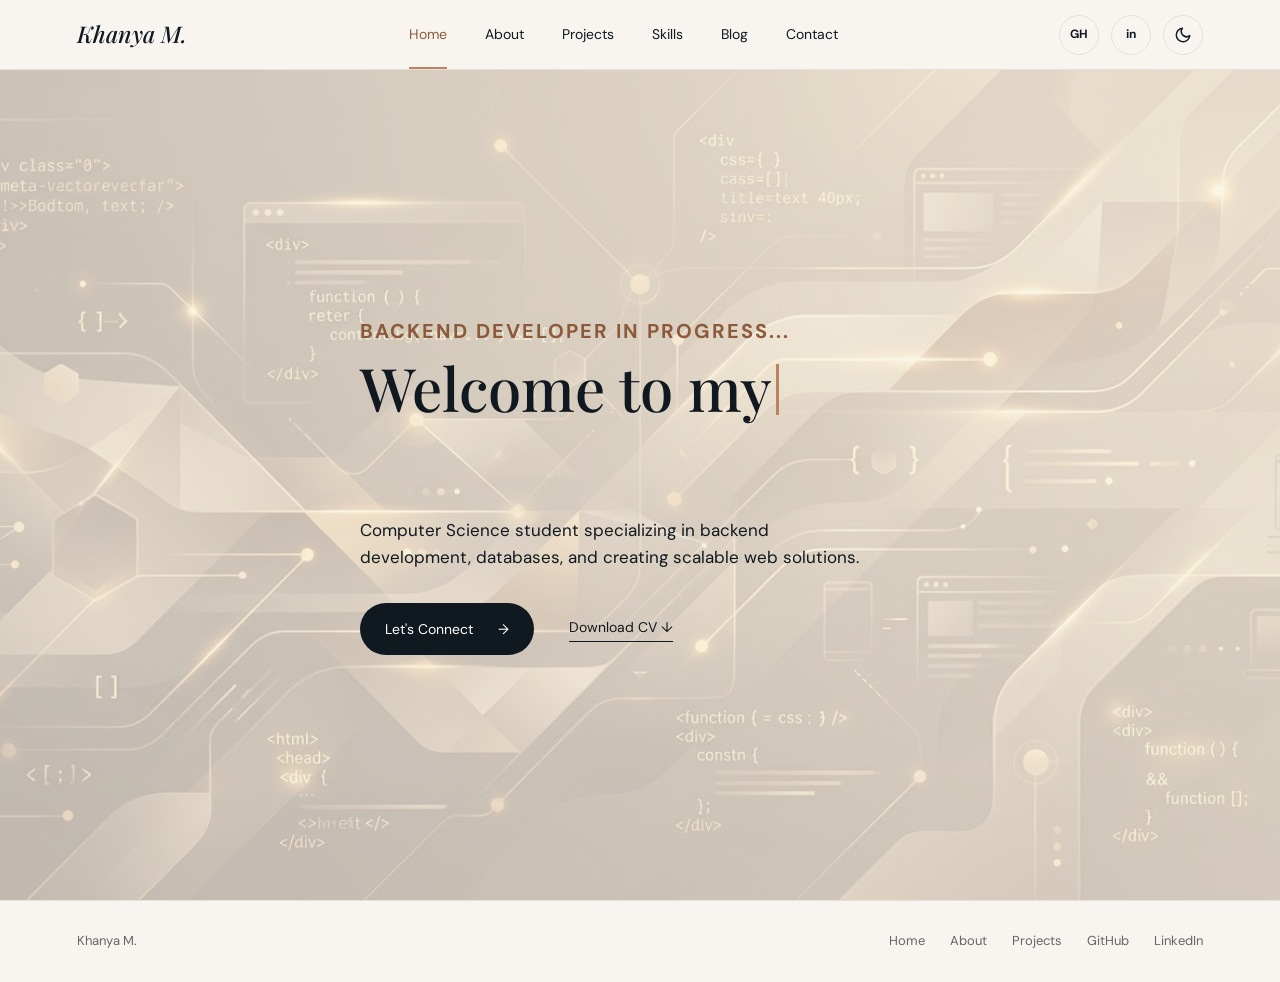
<file: index.html>
<!DOCTYPE html>
<html lang="en">
<head>
    <meta charset="UTF-8">
    <meta name="viewport" content="width=device-width, initial-scale=1.0">
    <title>Home | Khanya M.</title>

    <!-- applies the saved theme before the page paints (no defer) -->
    <script src="theme-init.js"></script>

    <link rel="preconnect" href="https://fonts.googleapis.com">
    <link rel="preconnect" href="https://fonts.gstatic.com" crossorigin>
    <link href="https://fonts.googleapis.com/css2?family=DM+Sans:wght@400;500;600;700&family=Playfair+Display:wght@400;500;600&display=swap" rel="stylesheet">
    <link rel="stylesheet" href="style.css">
    <script src="script.js" defer></script>
</head>

<body>
    <a class="skip-link" href="#main">Skip to content</a>

    <header class="navbar">
        <a href="malikah.html" class="logo">Khanya M.</a>

        <nav class="nav-links" id="navLinks" aria-label="Main">
            <a href="index.html" aria-current="page">Home</a>
            <a href="about.html">About</a>
            <a href="projects.html">Projects</a>
            <a href="skills.html">Skills</a>
            <a href="blog.html">Blog</a>
            <a href="contact.html">Contact</a>
        </nav>

        <div class="nav-actions">
            <a class="icon-btn social" href="https://github.com/Malikahkm" target="_blank" rel="noopener noreferrer" aria-label="GitHub"><span>GH</span></a>
            <a class="icon-btn social" href="https://linkedin.com/in/khanya-mhlongo-a250503a8" target="_blank" rel="noopener noreferrer" aria-label="LinkedIn"><span>in</span></a>

            <button type="button" class="icon-btn" id="themeToggle" aria-label="Toggle dark mode" aria-pressed="false">
                <svg class="icon-moon" viewBox="0 0 24 24" fill="none" stroke="currentColor" stroke-width="2" stroke-linecap="round" stroke-linejoin="round" aria-hidden="true"><path d="M21 12.8A9 9 0 1 1 11.2 3a7 7 0 0 0 9.8 9.8z"/></svg>
                <svg class="icon-sun" viewBox="0 0 24 24" fill="none" stroke="currentColor" stroke-width="2" stroke-linecap="round" stroke-linejoin="round" aria-hidden="true"><circle cx="12" cy="12" r="4"/><path d="M12 2v2M12 20v2M4.9 4.9l1.4 1.4M17.7 17.7l1.4 1.4M2 12h2M20 12h2M4.9 19.1l1.4-1.4M17.7 6.3l1.4-1.4"/></svg>
            </button>

            <button type="button" class="icon-btn menu-button" id="menuButton" aria-label="Open menu" aria-expanded="false" aria-controls="navLinks">
                <span class="bar"></span>
                <span class="bar"></span>
                <span class="bar"></span>
            </button>
        </div>
    </header>

    <main id="main">
        <section class="hero">
            <div class="hero-text">
                <h1>BACKEND DEVELOPER IN PROGRESS...</h1>
                <h2 aria-label="Welcome to my World!">
                    <span id="typing" aria-hidden="true"></span><span class="cursor" aria-hidden="true"></span>
                </h2>
                <p>
                    Computer Science student specializing in backend development,
                    databases, and creating scalable web solutions.
                </p>
            </div>

            <div class="hero-buttons">
                <a href="contact.html" class="primary-button">
                    Let's Connect
                    <span aria-hidden="true">→</span>
                </a>
                <!-- point href at your CV file, e.g. files/cv.pdf -->
                <a href="#" class="cv-button">
                    Download CV
                    <span aria-hidden="true">↓</span>
                </a>
            </div>
        </section>
    </main>

    <footer class="site-footer">
        <p>Khanya M.</p>
        <nav aria-label="Footer">
            <a href="index.html">Home</a>
            <a href="about.html">About</a>
            <a href="projects.html">Projects</a>
            <a href="https://github.com/Malikahkm" target="_blank" rel="noopener noreferrer">GitHub</a>
            <a href="https://linkedin.com/in/khanya-mhlongo-a250503a8" target="_blank" rel="noopener noreferrer">LinkedIn</a>
        </nav>
    </footer>
</body>
</html>
</file>
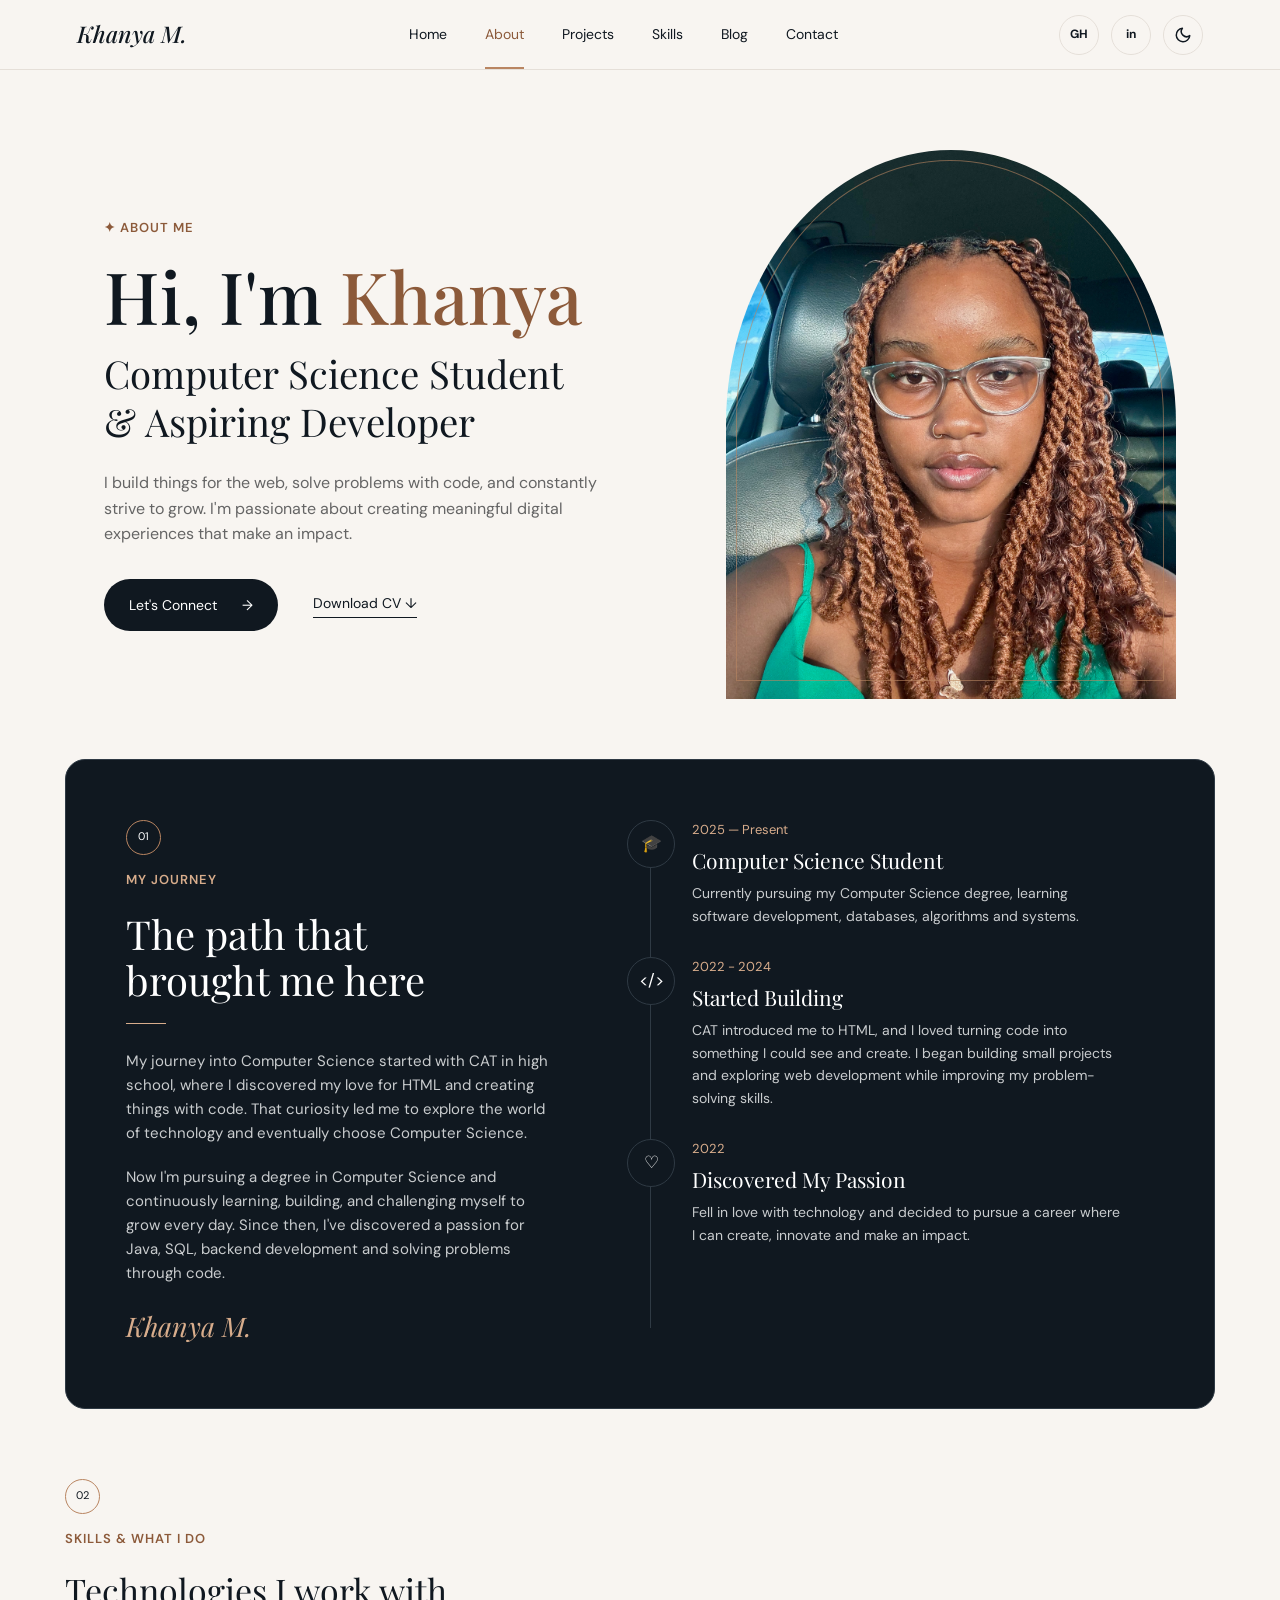
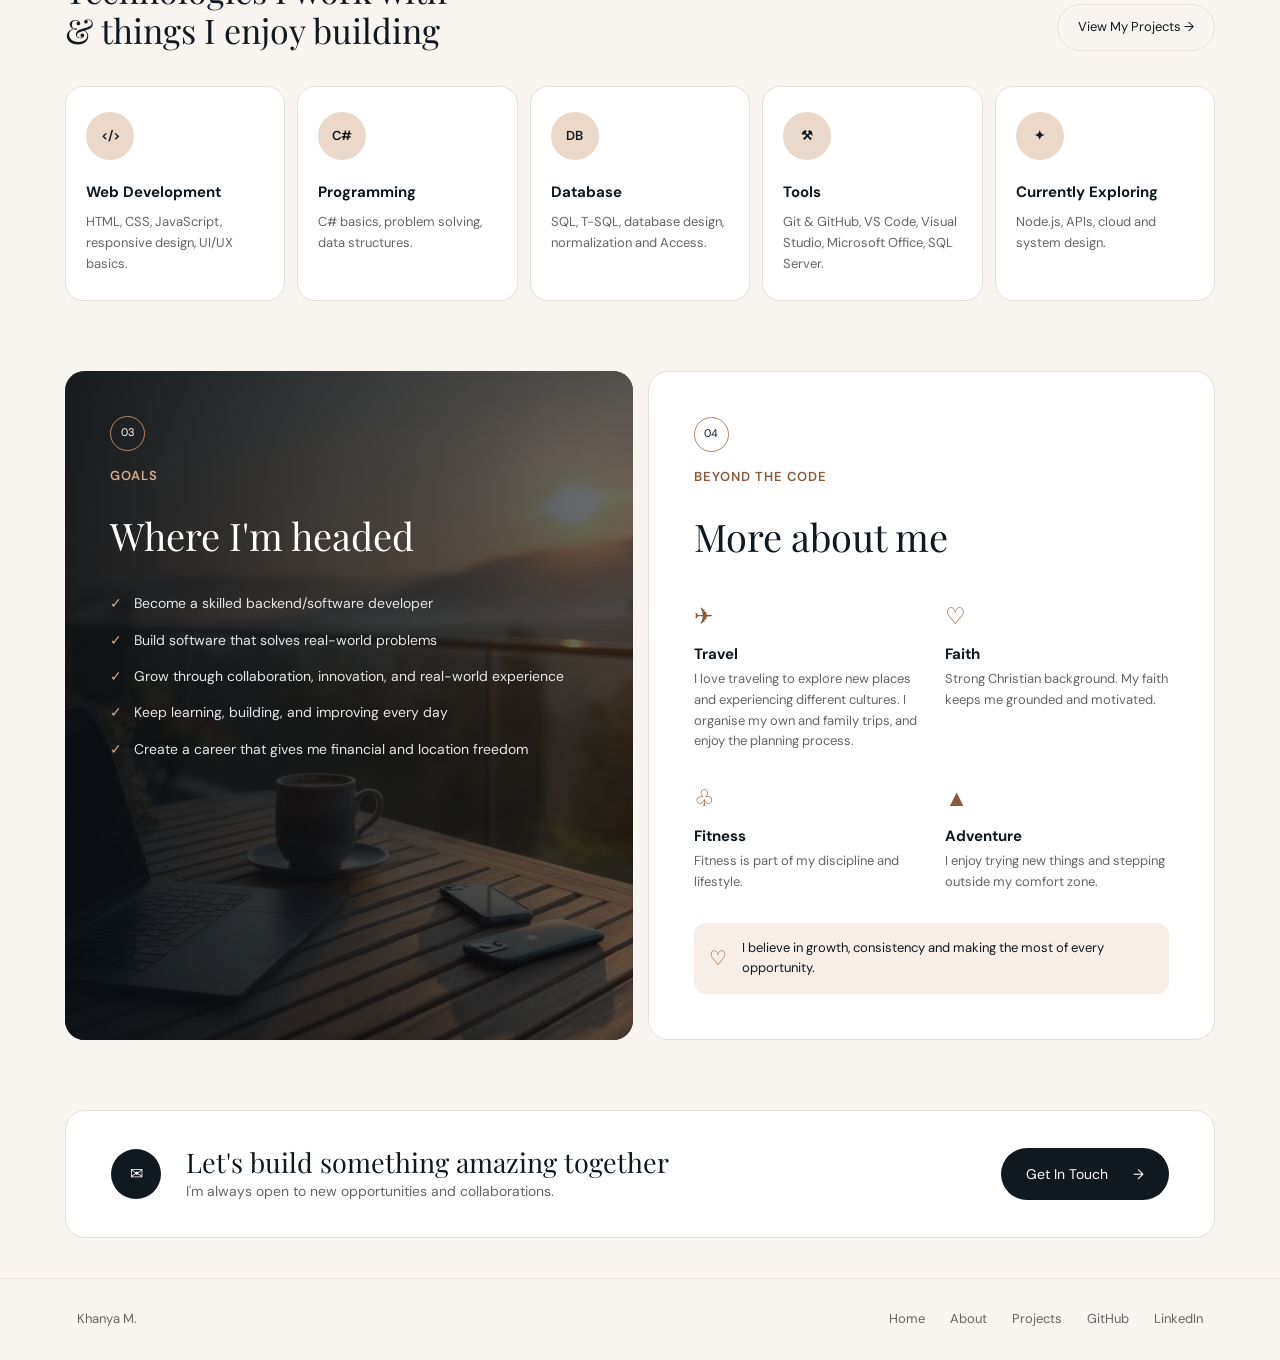
<file: about.html>
<!DOCTYPE html>
<html lang="en">
<head>
    <meta charset="UTF-8">
    <meta name="viewport" content="width=device-width, initial-scale=1.0">
    <title>About | Khanya M.</title>

    <!-- applies the saved theme before the page paints (no defer) -->
    <script src="theme-init.js"></script>

    <link rel="preconnect" href="https://fonts.googleapis.com">
    <link rel="preconnect" href="https://fonts.gstatic.com" crossorigin>
    <link href="https://fonts.googleapis.com/css2?family=DM+Sans:wght@400;500;600;700&family=Playfair+Display:wght@400;500;600&display=swap" rel="stylesheet">
    <link rel="stylesheet" href="style.css">
    <script src="script.js" defer></script>
</head>

<body>
    <a class="skip-link" href="#main">Skip to content</a>

    <header class="navbar">
        <a href="malikah.html" class="logo">Khanya M.</a>

        <nav class="nav-links" id="navLinks" aria-label="Main">
            <a href="index.html">Home</a>
            <a href="about.html" aria-current="page">About</a>
            <a href="projects.html">Projects</a>
            <a href="skills.html">Skills</a>
            <a href="blog.html">Blog</a>
            <a href="contact.html">Contact</a>
        </nav>

        <div class="nav-actions">
            <a class="icon-btn social" href="https://github.com/Malikahkm" target="_blank" rel="noopener noreferrer" aria-label="GitHub"><span>GH</span></a>
            <a class="icon-btn social" href="https://linkedin.com/in/khanya-mhlongo-a250503a8" target="_blank" rel="noopener noreferrer" aria-label="LinkedIn"><span>in</span></a>

            <button type="button" class="icon-btn" id="themeToggle" aria-label="Toggle dark mode" aria-pressed="false">
                <svg class="icon-moon" viewBox="0 0 24 24" fill="none" stroke="currentColor" stroke-width="2" stroke-linecap="round" stroke-linejoin="round" aria-hidden="true"><path d="M21 12.8A9 9 0 1 1 11.2 3a7 7 0 0 0 9.8 9.8z"/></svg>
                <svg class="icon-sun" viewBox="0 0 24 24" fill="none" stroke="currentColor" stroke-width="2" stroke-linecap="round" stroke-linejoin="round" aria-hidden="true"><circle cx="12" cy="12" r="4"/><path d="M12 2v2M12 20v2M4.9 4.9l1.4 1.4M17.7 17.7l1.4 1.4M2 12h2M20 12h2M4.9 19.1l1.4-1.4M17.7 6.3l1.4-1.4"/></svg>
            </button>

            <button type="button" class="icon-btn menu-button" id="menuButton" aria-label="Open menu" aria-expanded="false" aria-controls="navLinks">
                <span class="bar"></span>
                <span class="bar"></span>
                <span class="bar"></span>
            </button>
        </div>
    </header>

    <main id="main">

        <!-- HERO -->
        <section class="about-hero">
            <div class="about-hero-text">
                <p class="eyebrow">✦ ABOUT ME</p>

                <h1>Hi, I'm <span>Khanya</span></h1>

                <h2>
                    Computer Science Student
                    <br>
                    &amp; Aspiring Developer
                </h2>

                <p class="hero-description">
                    I build things for the web, solve problems with code,
                    and constantly strive to grow. I'm passionate about
                    creating meaningful digital experiences that make an impact.
                </p>

                <div class="hero-buttons">
                    <a href="contact.html" class="primary-button">
                        Let's Connect
                        <span aria-hidden="true">→</span>
                    </a>
                    <!-- point href at your CV file, e.g. files/cv.pdf -->
                    <a href="Malikah cv.pdf" class="cv-button">
                        Download CV
                        <span aria-hidden="true">↓</span>
                    </a>
                </div>
            </div>

            <div class="hero-image-container">
                <div class="image-decoration"></div>
                <img src="images/about-me.png" alt="Photo of Khanya" class="hero-image">
            </div>
        </section>

        <!-- MY JOURNEY -->
        <section class="journey-section">
            <div class="journey-introduction">
                <span class="section-number">01</span>
                <p class="eyebrow light">MY JOURNEY</p>
                <h2>
                    The path that
                    <br>
                    brought me here
                </h2>
                <div class="small-line"></div>
                <p>
                    My journey into Computer Science started with CAT in high school,
                    where I discovered my love for HTML and creating things with code.
                    That curiosity led me to explore the world of technology and eventually
                    choose Computer Science.
                </p>
                <p>
                    Now I'm pursuing a degree in Computer Science and
                    continuously learning, building, and challenging
                    myself to grow every day. Since then, I've discovered
                    a passion for Java, SQL, backend development and solving
                    problems through code.
                </p>
                <div class="signature">Khanya M.</div>
            </div>

            <div class="timeline">
                <div class="timeline-item">
                    <div class="timeline-icon" aria-hidden="true">🎓</div>
                    <div class="timeline-content">
                        <span class="timeline-year">2025 — Present</span>
                        <h3>Computer Science Student</h3>
                        <p>
                            Currently pursuing my Computer Science degree,
                            learning software development, databases,
                            algorithms and systems.
                        </p>
                    </div>
                </div>

                <div class="timeline-item">
                    <div class="timeline-icon" aria-hidden="true">&lt;/&gt;</div>
                    <div class="timeline-content">
                        <span class="timeline-year">2022 - 2024</span>
                        <h3>Started Building</h3>
                        <p>
                            CAT introduced me to HTML, and I loved turning code into something I
                            could see and create. I began building small projects and exploring
                            web development while improving my
                            problem-solving skills.
                        </p>
                    </div>
                </div>

                <div class="timeline-item">
                    <div class="timeline-icon" aria-hidden="true">♡</div>
                    <div class="timeline-content">
                        <span class="timeline-year">2022</span>
                        <h3>Discovered My Passion</h3>
                        <p>
                            Fell in love with technology and decided to
                            pursue a career where I can create, innovate
                            and make an impact.
                        </p>
                    </div>
                </div>
            </div>
        </section>

        <!-- SKILLS -->
        <section class="skills-section">
            <div class="section-heading">
                <div>
                    <span class="section-number">02</span>
                    <p class="eyebrow">SKILLS &amp; WHAT I DO</p>
                    <h2>
                        Technologies I work with
                        <br>
                        &amp; things I enjoy building
                    </h2>
                </div>

                <a href="projects.html" class="outline-button">View My Projects →</a>
            </div>

            <div class="skills-grid">
                <article class="skill-card">
                    <div class="skill-icon" aria-hidden="true">&lt;/&gt;</div>
                    <h3>Web Development</h3>
                    <p>HTML, CSS, JavaScript, responsive design, UI/UX basics.</p>
                </article>

                <article class="skill-card">
                    <div class="skill-icon" aria-hidden="true">C#</div>
                    <h3>Programming</h3>
                    <p>C# basics, problem solving, data structures.</p>
                </article>

                <article class="skill-card">
                    <div class="skill-icon" aria-hidden="true">DB</div>
                    <h3>Database</h3>
                    <p>SQL, T-SQL, database design, normalization and Access.</p>
                </article>

                <article class="skill-card">
                    <div class="skill-icon" aria-hidden="true">⚒</div>
                    <h3>Tools</h3>
                    <p>Git &amp; GitHub, VS Code, Visual Studio, Microsoft Office, SQL Server.</p>
                </article>

                <article class="skill-card">
                    <div class="skill-icon" aria-hidden="true">✦</div>
                    <h3>Currently Exploring</h3>
                    <p>Node.js, APIs, cloud and system design.</p>
                </article>
            </div>
        </section>

        <!-- GOALS + BEYOND THE CODE -->
        <section class="split-section">
            <div class="goals-card">
                <img src="images/workspace.jpg" alt="" class="goals-image">

                <div class="goals-overlay">
                    <span class="section-number">03</span>
                    <p class="eyebrow light">GOALS</p>
                    <h2>Where I'm headed</h2>
                    <ul>
                        <li><span aria-hidden="true">✓</span>Become a skilled backend/software developer</li>
                        <li><span aria-hidden="true">✓</span>Build software that solves real-world problems</li>
                        <li><span aria-hidden="true">✓</span>Grow through collaboration, innovation, and real-world experience</li>
                        <li><span aria-hidden="true">✓</span>Keep learning, building, and improving every day</li>
                        <li><span aria-hidden="true">✓</span>Create a career that gives me financial and location freedom</li>
                    </ul>
                </div>
            </div>

            <div class="beyond-card">
                <span class="section-number">04</span>
                <p class="eyebrow">BEYOND THE CODE</p>
                <h2>More about me</h2>

                <div class="interests-grid">
                    <div class="interest">
                        <div class="interest-icon" aria-hidden="true">✈</div>
                        <h3>Travel</h3>
                        <p>
                            I love traveling to explore new places
                            and experiencing different
                            cultures. I organise my own and family trips, and enjoy the planning process.
                        </p>
                    </div>

                    <div class="interest">
                        <div class="interest-icon" aria-hidden="true">♡</div>
                        <h3>Faith</h3>
                        <p>
                            Strong Christian background. My faith keeps me grounded
                            and motivated.
                        </p>
                    </div>

                    <div class="interest">
                        <div class="interest-icon" aria-hidden="true">♧</div>
                        <h3>Fitness</h3>
                        <p>
                            Fitness is part of my
                            discipline and lifestyle.
                        </p>
                    </div>

                    <div class="interest">
                        <div class="interest-icon" aria-hidden="true">▲</div>
                        <h3>Adventure</h3>
                        <p>
                            I enjoy trying new things
                            and stepping outside my
                            comfort zone.
                        </p>
                    </div>
                </div>

                <div class="personal-note">
                    <span aria-hidden="true">♡</span>
                    <p>
                        I believe in growth, consistency
                        and making the most of every
                        opportunity.
                    </p>
                </div>
            </div>
        </section>

        <!-- CONTACT CTA -->
        <section class="contact-cta">
            <div class="cta-icon" aria-hidden="true">✉</div>
            <div>
                <h2>Let's build something amazing together</h2>
                <p>I'm always open to new opportunities and collaborations.</p>
            </div>
            <a href="contact.html" class="primary-button">
                Get In Touch
                <span aria-hidden="true">→</span>
            </a>
        </section>
    </main>

    <footer class="site-footer">
        <p>Khanya M.</p>
        <nav aria-label="Footer">
            <a href="index.html">Home</a>
            <a href="about.html">About</a>
            <a href="projects.html">Projects</a>
            <a href="https://github.com/Malikahkm" target="_blank" rel="noopener noreferrer">GitHub</a>
            <a href="https://linkedin.com/in/khanya-mhlongo-a250503a8" target="_blank" rel="noopener noreferrer">LinkedIn</a>
        </nav>
    </footer>
</body>
</html>
</file>
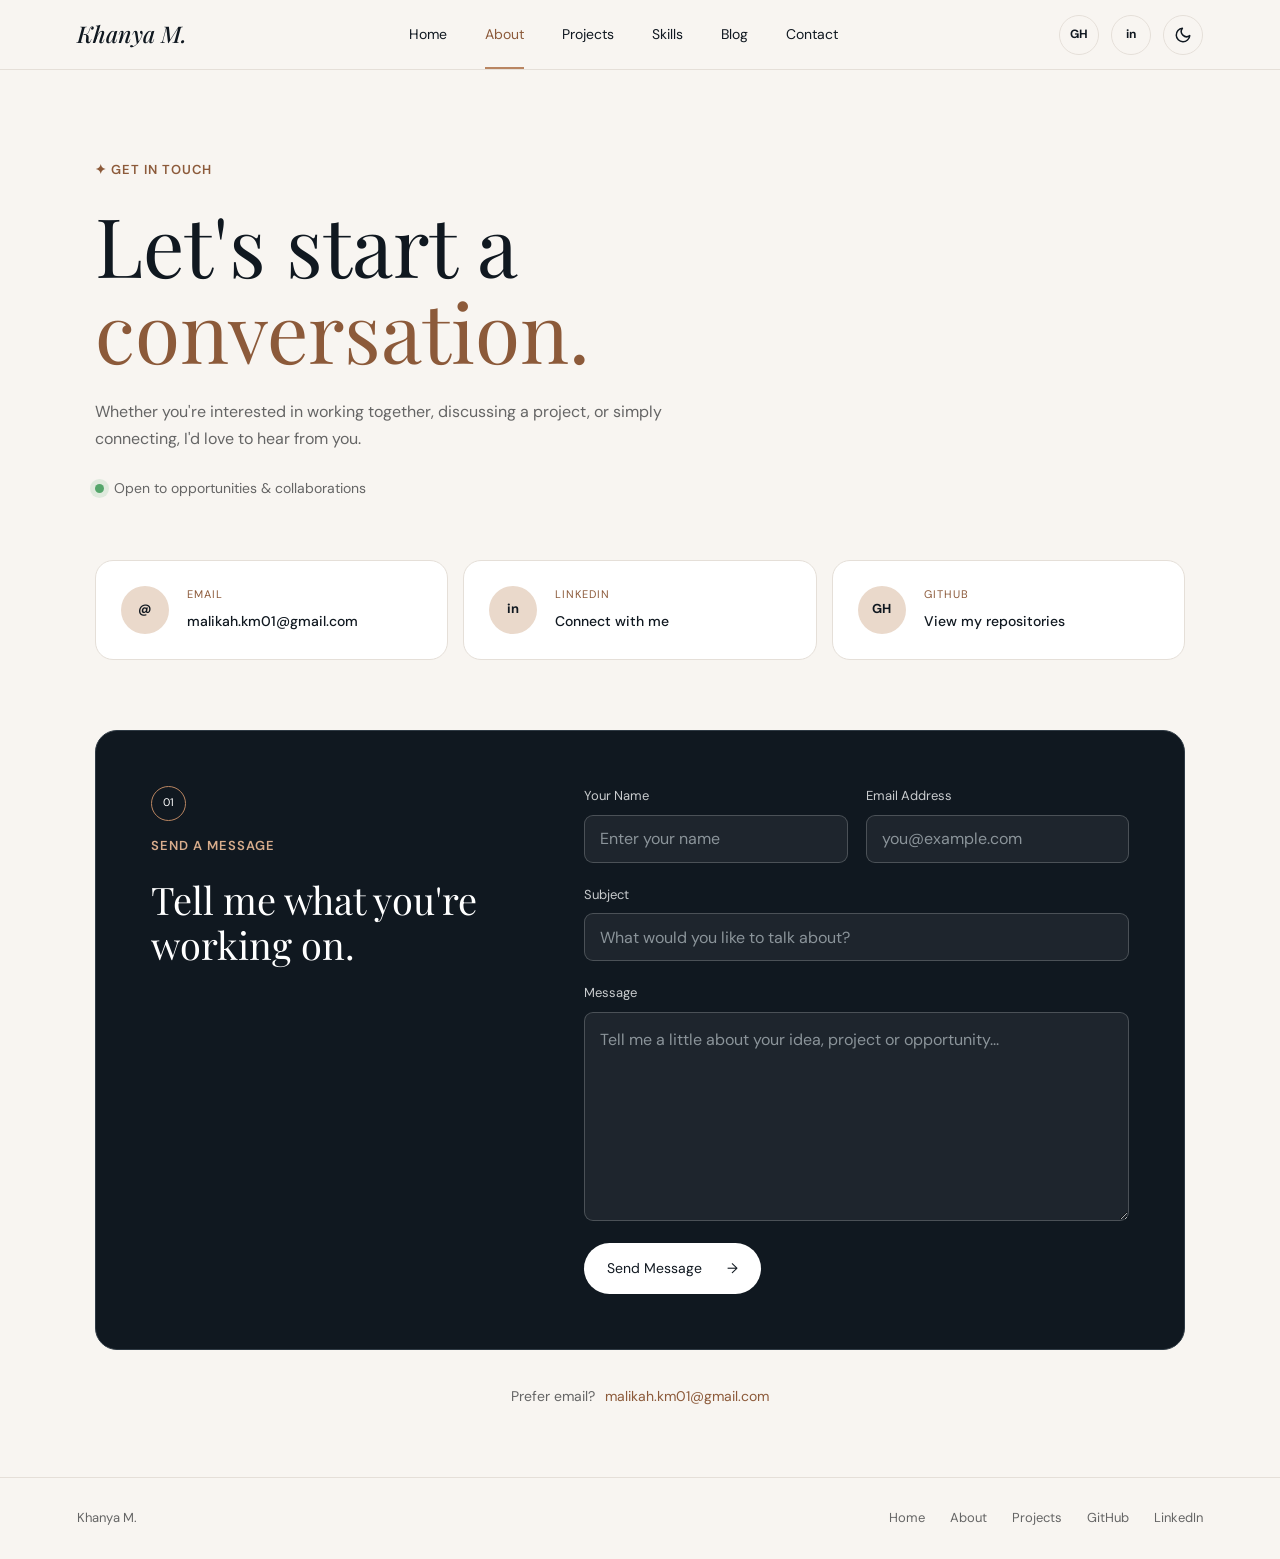
<file: contact.html>
<!DOCTYPE html>
<html lang="en">
<head>
    <meta charset="UTF-8">
    <meta name="viewport" content="width=device-width, initial-scale=1.0">
    <title>About | Khanya M.</title>

    <script src="theme-init.js"></script>

    <link rel="preconnect" href="https://fonts.googleapis.com">
    <link rel="preconnect" href="https://fonts.gstatic.com" crossorigin>
    <link href="https://fonts.googleapis.com/css2?family=DM+Sans:wght@400;500;600;700&family=Playfair+Display:wght@400;500;600&display=swap" rel="stylesheet">
    <link rel="stylesheet" href="style.css">
    <script src="script.js" defer></script>
</head>

<body>
    <a class="skip-link" href="#main">Skip to content</a>

    <header class="navbar">
        <a href="malikah.html" class="logo">Khanya M.</a>

        <nav class="nav-links" id="navLinks" aria-label="Main">
            <a href="index.html">Home</a>
            <a href="about.html" aria-current="page">About</a>
            <a href="projects.html">Projects</a>
            <a href="skills.html">Skills</a>
            <a href="blog.html">Blog</a>
            <a href="contact.html">Contact</a>
        </nav>

        <div class="nav-actions">
            <a class="icon-btn social" href="https://github.com/Malikahkm" target="_blank" rel="noopener noreferrer" aria-label="GitHub"><span>GH</span></a>
            <a class="icon-btn social" href="https://linkedin.com/in/khanya-mhlongo-a250503a8" target="_blank" rel="noopener noreferrer" aria-label="LinkedIn"><span>in</span></a>

            <button type="button" class="icon-btn" id="themeToggle" aria-label="Toggle dark mode" aria-pressed="false">
                <svg class="icon-moon" viewBox="0 0 24 24" fill="none" stroke="currentColor" stroke-width="2" stroke-linecap="round" stroke-linejoin="round" aria-hidden="true"><path d="M21 12.8A9 9 0 1 1 11.2 3a7 7 0 0 0 9.8 9.8z"/></svg>
                <svg class="icon-sun" viewBox="0 0 24 24" fill="none" stroke="currentColor" stroke-width="2" stroke-linecap="round" stroke-linejoin="round" aria-hidden="true"><circle cx="12" cy="12" r="4"/><path d="M12 2v2M12 20v2M4.9 4.9l1.4 1.4M17.7 17.7l1.4 1.4M2 12h2M20 12h2M4.9 19.1l1.4-1.4M17.7 6.3l1.4-1.4"/></svg>
            </button>

            <button type="button" class="icon-btn menu-button" id="menuButton" aria-label="Open menu" aria-expanded="false" aria-controls="navLinks">
                <span class="bar"></span>
                <span class="bar"></span>
                <span class="bar"></span>
            </button>
        </div>
    </header>

    <main id="main">
        <section class="contact-page">

            <div class="contact-intro">
                <p class="eyebrow">✦ GET IN TOUCH</p>
                <h1>
                    Let's start a
                    <span>conversation.</span>
                </h1>
                <p class="contact-description">
                    Whether you're interested in working together,
                    discussing a project, or simply connecting,
                    I'd love to hear from you.
                </p>
                <div class="contact-status">
                    <span class="status-dot" aria-hidden="true"></span>
                    <p>Open to opportunities &amp; collaborations</p>
                </div>
            </div>

            <div class="contact-information">
                <div class="contact-item">
                    <div class="contact-icon" aria-hidden="true">@</div>
                    <div>
                        <span>EMAIL</span>
                        <a href="mailto:malikah.km01@gmail.com">malikah.km01@gmail.com</a>
                    </div>
                </div>

                <div class="contact-item">
                    <div class="contact-icon" aria-hidden="true">in</div>
                    <div>
                        <span>LINKEDIN</span>
                        <a href="https://linkedin.com/in/khanya-mhlongo-a250503a8" target="_blank" rel="noopener noreferrer">Connect with me</a>
                    </div>
                </div>

                <div class="contact-item">
                    <div class="contact-icon" aria-hidden="true">GH</div>
                    <div>
                        <span>GITHUB</span>
                        <a href="https://github.com/Malikahkm" target="_blank" rel="noopener noreferrer">View my repositories</a>
                    </div>
                </div>
            </div>

            <div class="contact-form-container">
                <div class="form-heading">
                    <span class="section-number">01</span>
                    <p class="eyebrow light">SEND A MESSAGE</p>
                    <h2>
                        Tell me what you're
                        working on.
                    </h2>
                </div>

                <!-- Replace YOUR_FORM_ID with the ID from your form at formspree.io -->
                <form class="contact-form"
                      action="https://formspree.io/f/YOUR_FORM_ID"
                      method="POST">

                    <div class="form-row">
                        <div class="form-group">
                            <label for="name">Your Name</label>
                            <input type="text" id="name" name="name" placeholder="Enter your name" autocomplete="name" required>
                        </div>

                        <div class="form-group">
                            <label for="email">Email Address</label>
                            <input type="email" id="email" name="email" placeholder="you@example.com" autocomplete="email" required>
                        </div>
                    </div>

                    <div class="form-group">
                        <label for="subject">Subject</label>
                        <input type="text" id="subject" name="subject" placeholder="What would you like to talk about?" required>
                    </div>

                    <div class="form-group">
                        <label for="message">Message</label>
                        <textarea id="message" name="message" rows="7" placeholder="Tell me a little about your idea, project or opportunity..." required></textarea>
                    </div>

                    <!-- spam trap: real visitors never see or fill this in -->
                    <input type="text" name="_gotcha" tabindex="-1" autocomplete="off" style="display:none">

                    <button type="submit" class="submit-button">
                        Send Message
                        <span aria-hidden="true">→</span>
                    </button>
                </form>
            </div>

            <div class="contact-bottom">
                <p>Prefer email?</p>
                <a href="mailto:malikah.km01@gmail.com">malikah.km01@gmail.com</a>
            </div>
        </section>
    </main>

    <footer class="site-footer">
        <p>Khanya M.</p>
        <nav aria-label="Footer">
            <a href="index.html">Home</a>
            <a href="about.html">About</a>
            <a href="projects.html">Projects</a>
            <a href="https://github.com/Malikahkm" target="_blank" rel="noopener noreferrer">GitHub</a>
            <a href="https://linkedin.com/in/khanya-mhlongo-a250503a8" target="_blank" rel="noopener noreferrer">LinkedIn</a>
        </nav>
    </footer>
</body>
</html>
</file>
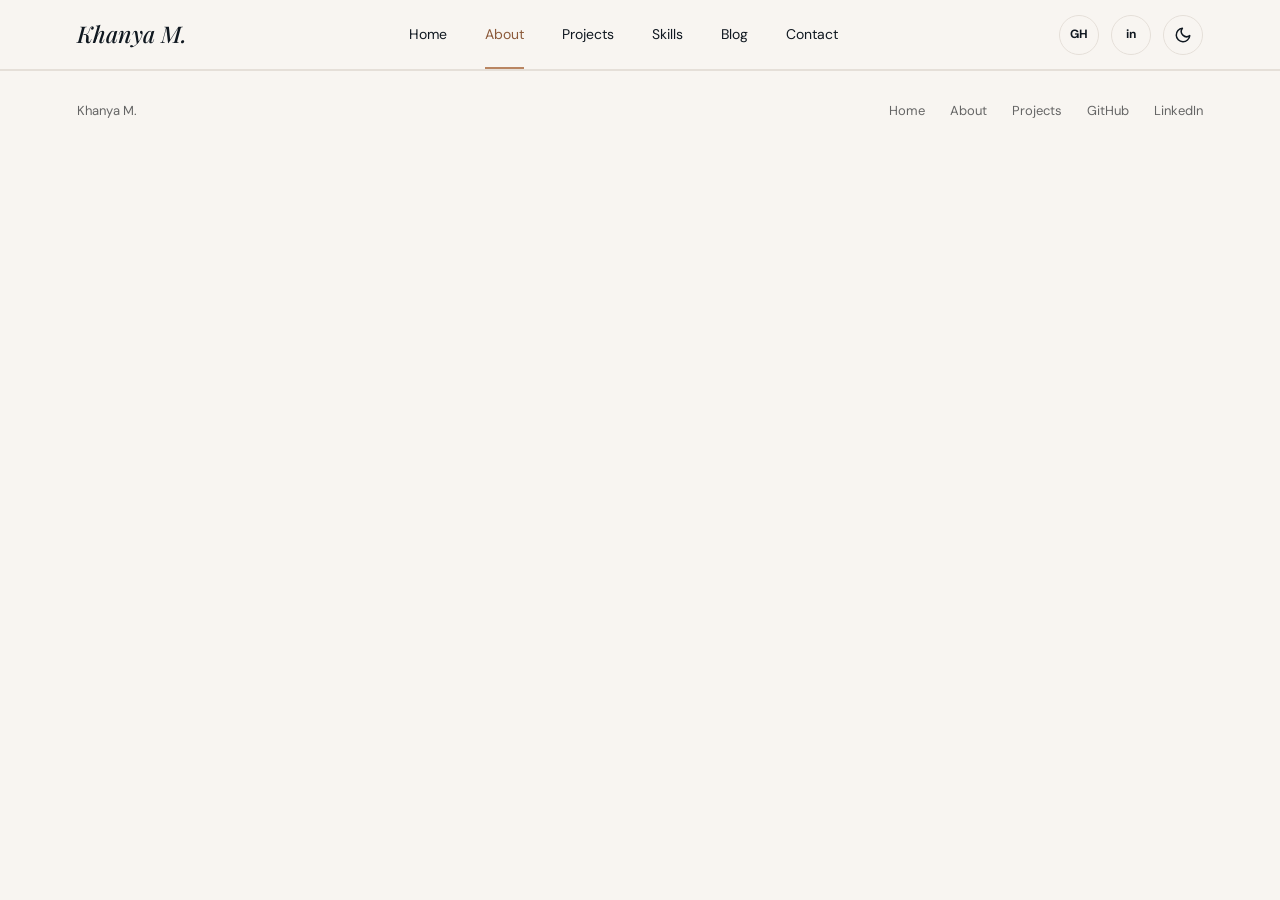
<file: projects.html>
<!DOCTYPE html>
<html lang="en">
<head>
    <meta charset="UTF-8">
    <meta name="viewport" content="width=device-width, initial-scale=1.0">
    <title>Projects</title>
     <script src="theme-init.js"></script>
    <link rel="preconnect" href="https://fonts.googleapis.com">
    <link rel="preconnect" href="https://fonts.gstatic.com" crossorigin>
    <link href="https://fonts.googleapis.com/css2?family=DM+Sans:wght@400;500;600;700&family=Playfair+Display:wght@400;500;600&display=swap" rel="stylesheet">
    <link rel="stylesheet" href="style.css">
    <script src="script.js" defer></script>
</head>
<body>
    <a class="skip-link" href="#main">Skip to content</a>

    <header class="navbar">
        <a href="malikah.html" class="logo">Khanya M.</a>

        <nav class="nav-links" id="navLinks" aria-label="Main">
            <a href="index.html">Home</a>
            <a href="about.html" aria-current="page">About</a>
            <a href="projects.html">Projects</a>
            <a href="skills.html">Skills</a>
            <a href="blog.html">Blog</a>
            <a href="contact.html">Contact</a>
        </nav>

        <div class="nav-actions">
            <a class="icon-btn social" href="https://github.com/Malikahkm" target="_blank" rel="noopener noreferrer" aria-label="GitHub"><span>GH</span></a>
            <a class="icon-btn social" href="https://linkedin.com/in/khanya-mhlongo-a250503a8" target="_blank" rel="noopener noreferrer" aria-label="LinkedIn"><span>in</span></a>

            <button type="button" class="icon-btn" id="themeToggle" aria-label="Toggle dark mode" aria-pressed="false">
                <svg class="icon-moon" viewBox="0 0 24 24" fill="none" stroke="currentColor" stroke-width="2" stroke-linecap="round" stroke-linejoin="round" aria-hidden="true"><path d="M21 12.8A9 9 0 1 1 11.2 3a7 7 0 0 0 9.8 9.8z"/></svg>
                <svg class="icon-sun" viewBox="0 0 24 24" fill="none" stroke="currentColor" stroke-width="2" stroke-linecap="round" stroke-linejoin="round" aria-hidden="true"><circle cx="12" cy="12" r="4"/><path d="M12 2v2M12 20v2M4.9 4.9l1.4 1.4M17.7 17.7l1.4 1.4M2 12h2M20 12h2M4.9 19.1l1.4-1.4M17.7 6.3l1.4-1.4"/></svg>
            </button>

            <button type="button" class="icon-btn menu-button" id="menuButton" aria-label="Open menu" aria-expanded="false" aria-controls="navLinks">
                <span class="bar"></span>
                <span class="bar"></span>
                <span class="bar"></span>
            </button>
        </div>
    </header>

        <footer class="site-footer">
        <p>Khanya M.</p>
        <nav aria-label="Footer">
            <a href="index.html">Home</a>
            <a href="about.html">About</a>
            <a href="projects.html">Projects</a>
            <a href="https://github.com/Malikahkm" target="_blank" rel="noopener noreferrer">GitHub</a>
            <a href="https://linkedin.com/in/khanya-mhlongo-a250503a8" target="_blank" rel="noopener noreferrer">LinkedIn</a>
        </nav>
    </footer>
    
</body>
</html>
</file>
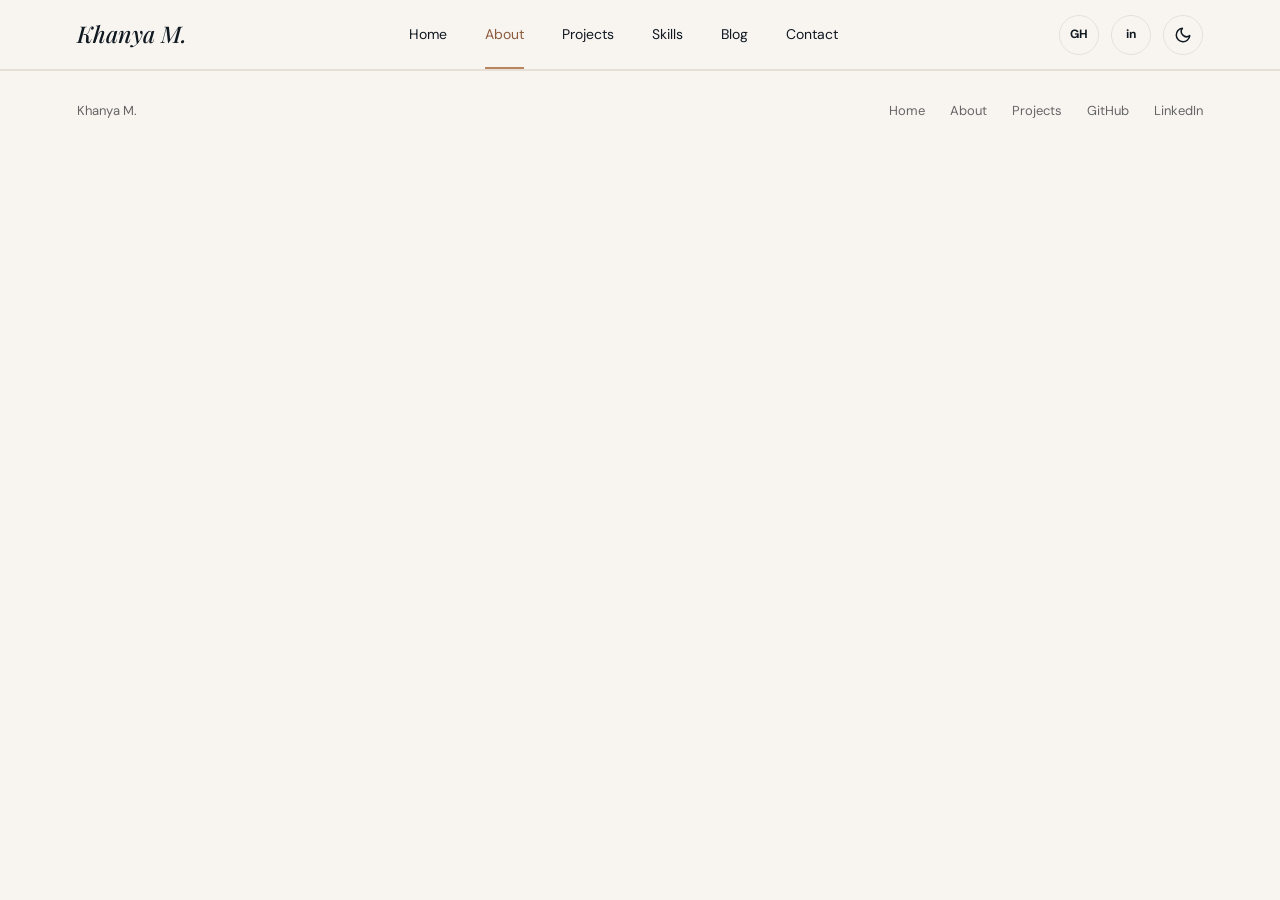
<file: skills.html>
<!DOCTYPE html>
<html lang="en">
<head>
    <meta charset="UTF-8">
    <meta name="viewport" content="width=device-width, initial-scale=1.0">
    <title>Skills</title> 
    <script src="theme-init.js"></script>
    <link rel="preconnect" href="https://fonts.googleapis.com">
    <link rel="preconnect" href="https://fonts.gstatic.com" crossorigin>
    <link href="https://fonts.googleapis.com/css2?family=DM+Sans:wght@400;500;600;700&family=Playfair+Display:wght@400;500;600&display=swap" rel="stylesheet">
    <link rel="stylesheet" href="style.css">
    <script src="script.js" defer></script>
</head>
<body>
    <a class="skip-link" href="#main">Skip to content</a>

    <header class="navbar">
        <a href="malikah.html" class="logo">Khanya M.</a>

        <nav class="nav-links" id="navLinks" aria-label="Main">
            <a href="index.html">Home</a>
            <a href="about.html" aria-current="page">About</a>
            <a href="projects.html">Projects</a>
            <a href="skills.html">Skills</a>
            <a href="blog.html">Blog</a>
            <a href="contact.html">Contact</a>
        </nav>

        <div class="nav-actions">
            <a class="icon-btn social" href="https://github.com/Malikahkm" target="_blank" rel="noopener noreferrer" aria-label="GitHub"><span>GH</span></a>
            <a class="icon-btn social" href="https://linkedin.com/in/khanya-mhlongo-a250503a8" target="_blank" rel="noopener noreferrer" aria-label="LinkedIn"><span>in</span></a>

            <button type="button" class="icon-btn" id="themeToggle" aria-label="Toggle dark mode" aria-pressed="false">
                <svg class="icon-moon" viewBox="0 0 24 24" fill="none" stroke="currentColor" stroke-width="2" stroke-linecap="round" stroke-linejoin="round" aria-hidden="true"><path d="M21 12.8A9 9 0 1 1 11.2 3a7 7 0 0 0 9.8 9.8z"/></svg>
                <svg class="icon-sun" viewBox="0 0 24 24" fill="none" stroke="currentColor" stroke-width="2" stroke-linecap="round" stroke-linejoin="round" aria-hidden="true"><circle cx="12" cy="12" r="4"/><path d="M12 2v2M12 20v2M4.9 4.9l1.4 1.4M17.7 17.7l1.4 1.4M2 12h2M20 12h2M4.9 19.1l1.4-1.4M17.7 6.3l1.4-1.4"/></svg>
            </button>

            <button type="button" class="icon-btn menu-button" id="menuButton" aria-label="Open menu" aria-expanded="false" aria-controls="navLinks">
                <span class="bar"></span>
                <span class="bar"></span>
                <span class="bar"></span>
            </button>
        </div>
    </header>

        <footer class="site-footer">
        <p>Khanya M.</p>
        <nav aria-label="Footer">
            <a href="index.html">Home</a>
            <a href="about.html">About</a>
            <a href="projects.html">Projects</a>
            <a href="https://github.com/Malikahkm" target="_blank" rel="noopener noreferrer">GitHub</a>
            <a href="https://linkedin.com/in/khanya-mhlongo-a250503a8" target="_blank" rel="noopener noreferrer">LinkedIn</a>
        </nav>
    </footer>
    
</body>
</html>
</file>
<file: style.css>
:root {
    --background: #f8f5f1;
    --surface: #ffffff;
    --text: #101820;
    --muted: #656565;
    --accent: #b98561;
    --accent-text: #8c5a3a;        /* accent colour that is readable as small text */
    --accent-light: #ead9cb;
    --border: #e5dfd8;
    --nav-bg: rgba(248, 245, 241, 0.92);
    --note-bg: #f7eee7;
    --shadow: 0 15px 35px rgba(0, 0, 0, 0.07);

    /* dark panels (journey, contact form) */
    --panel: #101820;
    --panel-text: #ffffff;
    --panel-muted: #c9ccce;
    --panel-accent: #d8ad8c;
    --panel-border: #2f3a44;

    /* buttons */
    --button-bg: #101820;
    --button-text: #ffffff;

    /* home hero overlay, keeps text readable over the photo */
    --hero-scrim: rgba(248, 245, 241, 0.62);

    --serif: "Playfair Display", Georgia, serif;
    --sans: "DM Sans", Arial, sans-serif;

    --nav-h: 70px;
    --container: min(1150px, 100% - 40px);

    color-scheme: light;
}

:root[data-theme="dark"] {
    --background: #0f1419;
    --surface: #171d23;
    --text: #f2f2f2;
    --muted: #b3b8bc;
    --accent: #c99a78;
    --accent-text: #d8ad8c;
    --accent-light: #3a2f27;
    --border: #2a3239;
    --nav-bg: rgba(15, 20, 25, 0.92);
    --note-bg: #241d17;
    --shadow: 0 15px 35px rgba(0, 0, 0, 0.45);

    --panel: #1c2630;
    --panel-border: #33404b;

    --button-bg: #d8ad8c;
    --button-text: #101820;

    --hero-scrim: rgba(10, 14, 18, 0.66);

    color-scheme: dark;
}


/* ==========================================================
   2. BASE
   ========================================================== */

*,
*::before,
*::after {
    margin: 0;
    padding: 0;
    box-sizing: border-box;
}

html {
    scroll-behavior: smooth;
    scroll-padding-top: calc(var(--nav-h) + 10px);
    -webkit-text-size-adjust: 100%;
}

body {
    min-height: 100vh;
    min-height: 100dvh;
    display: flex;
    flex-direction: column;
    font-family: var(--sans);
    background: var(--background);
    color: var(--text);
    line-height: 1.6;
    overflow-x: clip;
    transition: background-color 0.3s ease, color 0.3s ease;
}

main {
    flex: 1;
}

img,
video {
    display: block;
    max-width: 100%;
}

a {
    color: inherit;
    text-decoration: none;
}

ul {
    list-style: none;
}

button,
input,
textarea {
    font: inherit;
    color: inherit;
}

:focus-visible {
    outline: 2px solid var(--accent);
    outline-offset: 3px;
}

.sr-only {
    position: absolute;
    width: 1px;
    height: 1px;
    margin: -1px;
    overflow: hidden;
    clip: rect(0 0 0 0);
    white-space: nowrap;
}

.skip-link {
    position: absolute;
    left: 12px;
    top: -60px;
    z-index: 2000;
    padding: 10px 16px;
    border-radius: 8px;
    background: var(--button-bg);
    color: var(--button-text);
    font-size: 14px;
}

.skip-link:focus {
    top: 12px;
}


/* ==========================================================
   3. HEADER + MOBILE MENU
   ========================================================== */

.navbar {
    position: sticky;
    top: 0;
    z-index: 1000;
    min-height: var(--nav-h);
    display: flex;
    align-items: center;
    justify-content: space-between;
    gap: 20px;
    padding: 0 6%;
    background: var(--nav-bg);
    border-bottom: 1px solid var(--border);
    -webkit-backdrop-filter: blur(10px);
    backdrop-filter: blur(10px);
    transition: background-color 0.3s ease, border-color 0.3s ease;
}

.logo {
    font-family: var(--serif);
    font-size: 23px;
    font-style: italic;
    font-weight: 500;
    white-space: nowrap;
}

.nav-links {
    display: flex;
    align-self: stretch;
    gap: 38px;
}

.nav-links a {
    position: relative;
    display: flex;
    align-items: center;
    font-size: 14px;
    transition: color 0.3s ease;
}

.nav-links a:hover {
    color: var(--accent-text);
}

.nav-links a[aria-current="page"] {
    color: var(--accent-text);
}

.nav-links a[aria-current="page"]::after {
    content: "";
    position: absolute;
    left: 0;
    right: 0;
    bottom: 0;
    height: 2px;
    background: var(--accent);
}

.nav-actions {
    display: flex;
    align-items: center;
    gap: 12px;
}

.icon-btn {
    display: grid;
    place-items: center;
    width: 40px;
    height: 40px;
    border: 1px solid var(--border);
    border-radius: 50%;
    background: transparent;
    color: var(--text);
    font-size: 12px;
    font-weight: 700;
    cursor: pointer;
    transition: color 0.3s ease, border-color 0.3s ease;
    -webkit-tap-highlight-color: transparent;
    touch-action: manipulation;
}

.icon-btn:hover {
    color: var(--accent-text);
    border-color: var(--accent);
}

.icon-btn svg {
    width: 18px;
    height: 18px;
}

/* theme toggle: moon in light mode, sun in dark mode */
.icon-sun {
    display: none;
}

:root[data-theme="dark"] .icon-sun {
    display: block;
}

:root[data-theme="dark"] .icon-moon {
    display: none;
}

/* three-line menu button (hidden on desktop) */
.menu-button {
    display: none;
    align-content: center;
    justify-items: center;
    gap: 4px;
}

.menu-button .bar {
    display: block;
    width: 18px;
    height: 2px;
    border-radius: 2px;
    background: currentColor;
    transition: transform 0.25s ease, opacity 0.2s ease;
}

.menu-button[aria-expanded="true"] .bar:nth-child(1) {
    transform: translateY(6px) rotate(45deg);
}

.menu-button[aria-expanded="true"] .bar:nth-child(2) {
    opacity: 0;
}

.menu-button[aria-expanded="true"] .bar:nth-child(3) {
    transform: translateY(-6px) rotate(-45deg);
}


/* ==========================================================
   4. SHARED COMPONENTS
   ========================================================== */

.eyebrow {
    margin-bottom: 20px;
    color: var(--accent-text);
    font-size: 13px;
    font-weight: 600;
    letter-spacing: 1px;
}

.eyebrow.light {
    color: var(--panel-accent);
}

.section-number {
    display: inline-flex;
    align-items: center;
    justify-content: center;
    width: 35px;
    height: 35px;
    margin-bottom: 15px;
    border: 1px solid var(--accent);
    border-radius: 50%;
    font-size: 11px;
}

.primary-button {
    display: inline-flex;
    align-items: center;
    gap: 25px;
    padding: 15px 25px;
    border-radius: 40px;
    background: var(--button-bg);
    color: var(--button-text);
    font-size: 14px;
    transition: transform 0.3s ease, filter 0.3s ease;
}

.primary-button:hover {
    transform: translateY(-3px);
    filter: brightness(1.15);
}

.cv-button {
    padding-bottom: 3px;
    border-bottom: 1px solid currentColor;
    font-size: 14px;
    transition: color 0.3s ease;
}

.cv-button:hover {
    color: var(--accent-text);
}

.outline-button {
    display: inline-block;
    padding: 12px 20px;
    border: 1px solid var(--border);
    border-radius: 30px;
    font-size: 13px;
    white-space: nowrap;
    transition: background-color 0.3s ease, color 0.3s ease, border-color 0.3s ease;
}

.outline-button:hover {
    border-color: var(--text);
    background: var(--button-bg);
    color: var(--button-text);
}

.hero-buttons {
    display: flex;
    align-items: center;
    flex-wrap: wrap;
    gap: 20px 35px;
}


/* ==========================================================
   5. HOME (index.html)
   ========================================================== */

.hero {
    position: relative;
    isolation: isolate;
    min-height: calc(100vh - var(--nav-h));
    min-height: calc(100svh - var(--nav-h));
    display: flex;
    flex-direction: column;
    align-items: center;
    justify-content: center;
    gap: 32px;
    padding: 60px 6%;
    background: url("images/home2.jpeg") center / cover no-repeat;
}

.hero::before {
    content: "";
    position: absolute;
    inset: 0;
    z-index: -1;
    background: var(--hero-scrim);
}

.hero-text,
.hero > .hero-buttons {
    width: min(560px, 100%);
}

.hero-text h1 {
    margin-bottom: 6px;
    color: var(--accent-text);
    font-size: clamp(14px, 3.6vw, 20px);
    font-weight: 700;
    letter-spacing: 2px;
}

.hero-text h2 {
    min-height: 2.4em;
    margin-bottom: 20px;
    font-family: var(--serif);
    font-size: clamp(34px, 8vw, 60px);
    font-weight: 500;
    line-height: 1.15;
}

.hero-text p {
    max-width: 500px;
    font-size: 17px;
    line-height: 1.6;
}

.cursor {
    display: inline-block;
    width: 3px;
    height: 0.85em;
    margin-left: 4px;
    background: var(--accent);
    vertical-align: -0.05em;
    animation: blink 0.8s steps(1) infinite;
}

@keyframes blink {
    50% {
        opacity: 0;
    }
}


/* ==========================================================
   6. ABOUT (about.html)
   ========================================================== */

.about-hero {
    max-width: 1200px;
    margin: auto;
    padding: 80px 5% 60px;
    display: grid;
    grid-template-columns: 1fr 0.85fr;
    align-items: center;
    gap: 70px;
}

.about-hero h1 {
    margin-bottom: 15px;
    font-family: var(--serif);
    font-size: clamp(48px, 6vw, 72px);
    font-weight: 500;
    line-height: 1.05;
}

.about-hero h1 span {
    color: var(--accent-text);
}

.about-hero h2 {
    margin-bottom: 25px;
    font-family: var(--serif);
    font-size: clamp(26px, 3vw, 42px);
    font-weight: 400;
    line-height: 1.25;
}

.hero-description {
    max-width: 500px;
    margin-bottom: 32px;
    color: var(--muted);
    font-size: 16px;
}

.hero-image-container {
    position: relative;
    width: 100%;
    max-width: 450px;
    justify-self: end;
}

.image-decoration {
    position: absolute;
    z-index: 1;
    width: 95%;
    height: 95%;
    border: 1px solid var(--accent);
    border-radius: 50% 50% 0 0;
    transform: translate(10px, 10px);
    opacity: 0.6;
}

.hero-image {
    position: relative;
    z-index: 0;
    width: 100%;
    aspect-ratio: 0.82;
    object-fit: cover;
    border-radius: 50% 50% 0 0;
}

.journey-section {
    width: var(--container);
    margin: 0 auto 70px;
    padding: 60px;
    display: grid;
    grid-template-columns: 0.9fr 1.1fr;
    gap: 70px;
    border: 1px solid var(--panel-border);
    border-radius: 20px;
    background: var(--panel);
    color: var(--panel-text);
}

.journey-section h2 {
    margin-bottom: 20px;
    font-family: var(--serif);
    font-size: clamp(30px, 4vw, 40px);
    font-weight: 400;
    line-height: 1.15;
}

.small-line {
    width: 40px;
    height: 1px;
    margin-bottom: 25px;
    background: var(--panel-accent);
}

.journey-introduction p:not(.eyebrow) {
    max-width: 430px;
    margin-bottom: 20px;
    color: var(--panel-muted);
    font-size: 15px;
}

.signature {
    margin-top: 15px;
    font-family: var(--serif);
    font-size: 27px;
    font-style: italic;
    color: var(--panel-accent);
}

.timeline {
    position: relative;
    padding-left: 65px;
}

.timeline::before {
    content: "";
    position: absolute;
    left: 23px;
    top: 20px;
    bottom: 20px;
    width: 1px;
    background: var(--panel-border);
}

.timeline-item {
    position: relative;
    display: flex;
    gap: 25px;
    margin-bottom: 30px;
}

.timeline-icon {
    position: absolute;
    left: -65px;
    z-index: 2;
    width: 48px;
    height: 48px;
    display: flex;
    align-items: center;
    justify-content: center;
    border: 1px solid var(--panel-border);
    border-radius: 50%;
    background: var(--panel);
    font-size: 17px;
}

.timeline-year {
    display: block;
    margin-bottom: 3px;
    color: var(--panel-accent);
    font-size: 13px;
}

.timeline-content h3 {
    margin-bottom: 5px;
    font-family: var(--serif);
    font-size: 21px;
    font-weight: 400;
}

.timeline-content p {
    max-width: 430px;
    color: var(--panel-muted);
    font-size: 14px;
}

.skills-section {
    width: var(--container);
    margin: 0 auto 70px;
}

.section-heading {
    display: flex;
    justify-content: space-between;
    align-items: flex-end;
    flex-wrap: wrap;
    gap: 20px;
    margin-bottom: 35px;
}

.section-heading h2 {
    font-family: var(--serif);
    font-size: clamp(26px, 3.5vw, 34px);
    font-weight: 400;
    line-height: 1.2;
}

.skills-grid {
    display: grid;
    grid-template-columns: repeat(5, 1fr);
    gap: 12px;
}

.skill-card {
    min-height: 200px;
    padding: 25px 20px;
    border: 1px solid var(--border);
    border-radius: 18px;
    background: var(--surface);
    transition: transform 0.3s ease, box-shadow 0.3s ease;
}

.skill-card:hover {
    transform: translateY(-6px);
    box-shadow: var(--shadow);
}

.skill-icon {
    width: 48px;
    height: 48px;
    display: flex;
    align-items: center;
    justify-content: center;
    margin-bottom: 20px;
    border-radius: 50%;
    background: var(--accent-light);
    color: var(--text);
    font-size: 13px;
    font-weight: 600;
}

.skill-card h3 {
    margin-bottom: 8px;
    font-size: 15px;
}

.skill-card p {
    color: var(--muted);
    font-size: 13px;
}

.split-section {
    width: var(--container);
    margin: 0 auto 70px;
    display: grid;
    grid-template-columns: 1fr 1fr;
    gap: 15px;
}

.goals-card {
    position: relative;
    min-height: 440px;
    display: grid;
    border-radius: 20px;
    overflow: hidden;
    background: var(--panel);
    color: #fff;
}

.goals-image {
    position: absolute;
    inset: 0;
    width: 100%;
    height: 100%;
    object-fit: cover;
}

.goals-overlay {
    position: relative;      /* not absolute, so long text can never be clipped */
    padding: 45px;
    background: linear-gradient(90deg, rgba(10, 15, 20, 0.92), rgba(10, 15, 20, 0.6));
}

.goals-overlay h2 {
    margin-bottom: 25px;
    font-family: var(--serif);
    font-size: clamp(28px, 4vw, 38px);
    font-weight: 400;
}

.goals-overlay li {
    display: flex;
    gap: 12px;
    margin-bottom: 14px;
    color: #e6e6e6;
    font-size: 14px;
}

.goals-overlay li span {
    color: #d8ad8c;
}

.beyond-card {
    padding: 45px;
    border: 1px solid var(--border);
    border-radius: 20px;
    background: var(--surface);
}

.beyond-card h2 {
    margin-bottom: 30px;
    font-family: var(--serif);
    font-size: clamp(28px, 4vw, 38px);
    font-weight: 400;
}

.interests-grid {
    display: grid;
    grid-template-columns: repeat(2, 1fr);
    gap: 28px;
}

.interest-icon {
    margin-bottom: 7px;
    color: var(--accent-text);
    font-size: 23px;
}

.interest h3 {
    margin-bottom: 3px;
    font-size: 15px;
}

.interest p {
    color: var(--muted);
    font-size: 13px;
}

.personal-note {
    display: flex;
    align-items: center;
    gap: 15px;
    margin-top: 30px;
    padding: 15px;
    border-radius: 12px;
    background: var(--note-bg);
    font-size: 13px;
}

.personal-note span {
    color: var(--accent-text);
    font-size: 20px;
}

.contact-cta {
    width: var(--container);
    margin: 0 auto 40px;
    padding: 35px 45px;
    display: flex;
    align-items: center;
    gap: 25px;
    border: 1px solid var(--border);
    border-radius: 20px;
    background: var(--surface);
}

.cta-icon {
    flex-shrink: 0;
    width: 50px;
    height: 50px;
    display: flex;
    align-items: center;
    justify-content: center;
    border-radius: 50%;
    background: var(--button-bg);
    color: var(--button-text);
}

.contact-cta h2 {
    font-family: var(--serif);
    font-size: 27px;
    font-weight: 400;
    line-height: 1.25;
}

.contact-cta p {
    color: var(--muted);
    font-size: 14px;
}

.contact-cta .primary-button {
    margin-left: auto;
    white-space: nowrap;
}


/* ==========================================================
   7. CONTACT (contact.html)
   ========================================================== */

.contact-page {
    width: min(1150px, 100%);
    margin: auto;
    padding: 90px clamp(20px, 4vw, 30px) 70px;
}

.contact-intro {
    max-width: 750px;
    margin-bottom: 60px;
}

.contact-intro h1 {
    margin-bottom: 25px;
    font-family: var(--serif);
    font-size: clamp(44px, 7vw, 82px);
    font-weight: 400;
    line-height: 1.05;
}

.contact-intro h1 span {
    color: var(--accent-text);
}

.contact-description {
    max-width: 600px;
    color: var(--muted);
    font-size: 16px;
    line-height: 1.7;
}

.contact-status {
    display: flex;
    align-items: center;
    gap: 10px;
    margin-top: 25px;
}

.status-dot {
    width: 9px;
    height: 9px;
    border-radius: 50%;
    background: #55a66b;
    box-shadow: 0 0 0 5px rgba(85, 166, 107, 0.15);
}

.contact-status p {
    color: var(--muted);
    font-size: 14px;
}

.contact-information {
    display: grid;
    grid-template-columns: repeat(auto-fit, minmax(270px, 1fr));
    gap: 15px;
    margin-bottom: 70px;
}

.contact-item {
    display: flex;
    align-items: center;
    gap: 18px;
    padding: 25px;
    border: 1px solid var(--border);
    border-radius: 18px;
    background: var(--surface);
    transition: transform 0.3s ease, box-shadow 0.3s ease;
}

.contact-item:hover {
    transform: translateY(-4px);
    box-shadow: var(--shadow);
}

.contact-item > div:last-child {
    min-width: 0;
}

.contact-icon {
    flex-shrink: 0;
    width: 48px;
    height: 48px;
    display: flex;
    align-items: center;
    justify-content: center;
    border-radius: 50%;
    background: var(--accent-light);
    color: var(--text);
    font-size: 13px;
    font-weight: 700;
}

.contact-item span {
    display: block;
    margin-bottom: 4px;
    color: var(--accent-text);
    font-size: 11px;
    letter-spacing: 1px;
}

.contact-item a {
    font-size: 14px;
    font-weight: 500;
    overflow-wrap: anywhere;
    transition: color 0.3s ease;
}

.contact-item a:hover {
    color: var(--accent-text);
}

.contact-form-container {
    padding: 55px;
    display: grid;
    grid-template-columns: 0.8fr 1.2fr;
    gap: 70px;
    border: 1px solid var(--panel-border);
    border-radius: 22px;
    background: var(--panel);
    color: var(--panel-text);
}

.form-heading h2 {
    max-width: 330px;
    font-family: var(--serif);
    font-size: clamp(30px, 4vw, 38px);
    font-weight: 400;
    line-height: 1.2;
}

.contact-form {
    display: flex;
    flex-direction: column;
    gap: 22px;
}

.form-row {
    display: grid;
    grid-template-columns: 1fr 1fr;
    gap: 18px;
}

.form-group {
    display: flex;
    flex-direction: column;
    gap: 8px;
}

.form-group label {
    color: var(--panel-muted);
    font-size: 13px;
}

.form-group input,
.form-group textarea {
    width: 100%;
    padding: 14px 15px;
    border: 1px solid rgba(255, 255, 255, 0.2);
    border-radius: 9px;
    background: rgba(255, 255, 255, 0.06);
    color: #fff;
    font-size: 16px;         /* 16px stops iPhones zooming in on focus */
    outline: none;
    transition: border-color 0.3s ease, box-shadow 0.3s ease;
}

.form-group input {
    height: 48px;
}

.form-group textarea {
    min-height: 150px;
    resize: vertical;
}

.form-group input::placeholder,
.form-group textarea::placeholder {
    color: #8b949a;
}

.form-group input:focus,
.form-group textarea:focus {
    border-color: #d8ad8c;
    box-shadow: 0 0 0 3px rgba(216, 173, 140, 0.2);
}

.submit-button {
    align-self: flex-start;
    display: flex;
    align-items: center;
    gap: 25px;
    padding: 14px 23px;
    border: none;
    border-radius: 30px;
    background: #fff;
    color: #101820;
    font-size: 14px;
    cursor: pointer;
    transition: transform 0.3s ease, background-color 0.3s ease;
}

.submit-button:hover {
    transform: translateY(-3px);
    background: #ead9cb;
}

.contact-bottom {
    display: flex;
    justify-content: center;
    align-items: center;
    flex-wrap: wrap;
    gap: 6px 10px;
    margin-top: 35px;
    font-size: 14px;
}

.contact-bottom p {
    color: var(--muted);
}

.contact-bottom a {
    color: var(--accent-text);
    overflow-wrap: anywhere;
}

.contact-bottom a:hover {
    text-decoration: underline;
}


/* ==========================================================
   8. GALLERY (malikah.html)
   Each block = photos on the left, the 3x3 grid in the middle,
   photos on the right. On phones the grid goes first and the
   photos sit underneath it.
   ========================================================== */

.collage {
    width: min(1200px, 100% - 24px);
    margin: 0 auto;
    padding: 40px 0 70px;
}

.collage-block {
    display: grid;
    grid-template-columns: minmax(0, 1fr) minmax(0, 560px) minmax(0, 1fr);
    align-items: center;
    justify-content: center;
    gap: 24px;
    margin-bottom: 70px;
}

.collage-side {
    display: flex;
    flex-direction: column;
    align-items: center;
    gap: 46px;
}

.photo {
    width: 100%;
    max-width: 240px;
    aspect-ratio: 240 / 330;
    overflow: hidden;
    background-color: #222c35;
    background-image: radial-gradient(#000 0.5px, transparent 0);
    background-size: 5px 5px;
    box-shadow: 0 10px 25px rgba(0, 0, 0, 0.25);
}

.photo img,
.photo video {
    width: 100%;
    height: 100%;
    object-fit: cover;
}

.tilt {
    transform: rotate(5deg);
}

.tilt2 {
    transform: rotate(-10deg);
}

.collage-center {
    min-width: 0;
}

.collage-tabs {
    display: flex;
    justify-content: space-around;
    align-items: center;
    margin-bottom: 10px;
}

.collage-tabs img {
    width: auto;
    height: 30px;
    rotate: -5deg;
}

.collage-frame {
    position: relative;
}

.collage-grid {
    display: grid;
    grid-template-columns: repeat(3, 1fr);
    gap: 1px;
    background: #000;
}

.griditem {
    aspect-ratio: 1 / 1;
    overflow: hidden;
    background: #000;
}

.griditem img,
.griditem video {
    width: 100%;
    height: 100%;
    object-fit: cover;
}

.collage-title {
    position: absolute;
    top: 50%;
    left: 50%;
    z-index: 3;
    transform: translate(-50%, -50%) rotate(-20deg);
    white-space: nowrap;
    pointer-events: none;
    font-family: "Courier New", monospace;
    font-size: clamp(20px, 5vw, 34px);
    font-weight: 700;
    letter-spacing: 5px;
    text-transform: uppercase;
    color: #f0f8ff;
    text-shadow: 5px -10px 10px rgb(19, 1, 1);
}

/* wave effect on the title letters */
.wave span {
    display: inline-block;
}

.wave span:nth-child(odd) {
    transform: translateY(0.2em);
}

.wave span:nth-child(even) {
    transform: translateY(-0.2em);
}

.wave span:first-child {
    transform: none;
}

.doodle {
    color: var(--accent-text);
}

.doodle svg {
    width: 200px;
    max-width: 100%;
    height: auto;
}

[data-theme="dark"] .collage-tabs img {
    filter: invert(1);
}

.blog-page {
    width: var(--container);
    margin: 0 auto;
    padding: 90px 0 80px;
}

.blog-intro {
    max-width: 650px;
    margin-bottom: 60px;
}

.blog-intro h1 {
    margin-bottom: 18px;
    font-family: var(--serif);
    font-size: clamp(40px, 6vw, 64px);
    font-weight: 500;
    line-height: 1.08;
}

.blog-intro p {
    color: var(--muted);
    font-size: 16px;
    line-height: 1.7;
}

.blog-grid {
    display: grid;
    grid-template-columns: repeat(3, 1fr);
    gap: 30px 26px;
}

.blog-card {
    display: flex;
    flex-direction: column;
    border: 1px solid var(--border);
    border-radius: 20px;
    background: var(--surface);
    overflow: hidden;
    animation: card-float 3s ease-in-out infinite;
    animation-delay: var(--float-delay, 0s);
    transition: transform 0.3s ease, box-shadow 0.3s ease, border-color 0.3s ease;
    will-change: transform;
}

.blog-card:hover,
.blog-card:focus-visible {
    animation-play-state: paused;
    transform: translateY(-20px);
    box-shadow: var(--shadow);
    border-color: var(--accent);
}

@keyframes card-float {
    0%, 100% {
        transform: translateY(0);
    }
    50% {
        transform: translateY(-10px);
    }
}

.blog-card-media {
    aspect-ratio: 16 / 10;
    background: var(--accent-light);
    overflow: hidden;
}

.blog-card-media img {
    width: 100%;
    height: 100%;
    object-fit: cover;
    transition: transform 0.4s ease;
}

.blog-card:hover .blog-card-media img {
    transform: scale(1.04);
}

.blog-card-body {
    display: flex;
    flex-direction: column;
    flex: 1;
    gap: 10px;
    padding: 24px 24px 26px;
}

.blog-card-tag {
    color: var(--accent-text);
    font-size: 12px;
    font-weight: 600;
    letter-spacing: 0.5px;
}

.blog-card-body h2 {
    font-family: var(--serif);
    font-size: 21px;
    font-weight: 500;
    line-height: 1.3;
}

.blog-card-body p {
    flex: 1;
    color: var(--muted);
    font-size: 14px;
    line-height: 1.6;
}

.blog-card-meta {
    display: flex;
    justify-content: space-between;
    align-items: center;
    margin-top: 6px;
    padding-top: 14px;
    border-top: 1px solid var(--border);
    color: var(--muted);
    font-size: 12px;
}

.blog-card-meta .read-more {
    display: inline-flex;
    align-items: center;
    gap: 6px;
    color: var(--accent-text);
    font-weight: 600;
    transition: gap 0.25s ease;
}

.blog-card:hover .read-more,
.blog-card:focus-visible .read-more {
    gap: 10px;
}

/* individual blog post page (post-template.html) */

.post-page {
    width: min(760px, 100% - 40px);
    margin: 0 auto;
    padding: 80px 0 90px;
}

.post-back {
    display: inline-flex;
    align-items: center;
    gap: 8px;
    margin-bottom: 30px;
    color: var(--muted);
    font-size: 14px;
    transition: color 0.3s ease;
}

.post-back:hover {
    color: var(--accent-text);
}

.post-page .blog-card-tag {
    display: block;
    margin-bottom: 16px;
}

.post-page h1 {
    margin-bottom: 18px;
    font-family: var(--serif);
    font-size: clamp(32px, 5vw, 48px);
    font-weight: 500;
    line-height: 1.15;
}

.post-meta {
    margin-bottom: 35px;
    color: var(--muted);
    font-size: 14px;
}

.post-cover {
    aspect-ratio: 16 / 9;
    margin-bottom: 40px;
    border-radius: 18px;
    overflow: hidden;
    background: var(--accent-light);
}

.post-cover img {
    width: 100%;
    height: 100%;
    object-fit: cover;
}

.post-body {
    display: flex;
    flex-direction: column;
    gap: 22px;
    font-size: 16px;
    line-height: 1.75;
}

.post-body h2 {
    margin-top: 12px;
    font-family: var(--serif);
    font-size: 26px;
    font-weight: 500;
}
/* ==========================================================
   9. FOOTER
   ========================================================== */

.site-footer {
    display: flex;
    justify-content: space-between;
    align-items: center;
    flex-wrap: wrap;
    gap: 12px 25px;
    padding: 30px 6%;
    border-top: 1px solid var(--border);
    color: var(--muted);
    font-size: 13px;
}

.site-footer nav {
    display: flex;
    flex-wrap: wrap;
    gap: 8px 25px;
}

.site-footer a:hover {
    color: var(--accent-text);
}


/* ==========================================================
   10. RESPONSIVE
   Ordered from the widest breakpoint to the narrowest.
   ========================================================== */

@media (max-width: 1000px) {

    .skills-grid {
        grid-template-columns: repeat(3, 1fr);
    }
}


@media (max-width: 900px) {

    /* ----- mobile navigation ----- */

    .menu-button {
        display: grid;
    }

    .nav-actions .social {
        display: none;             /* GitHub / LinkedIn are in the footer */
    }

    .nav-links {
        position: absolute;
        top: 100%;
        left: 0;
        right: 0;
        flex-direction: column;
        align-self: auto;
        gap: 0;
        max-height: calc(100vh - var(--nav-h));
        overflow-y: auto;
        padding: 6px 6% 20px;
        border-bottom: 1px solid var(--border);
        background: var(--background);
        box-shadow: 0 20px 30px rgba(0, 0, 0, 0.12);

        /* closed state */
        visibility: hidden;
        opacity: 0;
        transform: translateY(-8px);
        pointer-events: none;
        transition: opacity 0.2s ease, transform 0.2s ease, visibility 0s linear 0.2s;
    }

    .nav-links.open {
        visibility: visible;
        opacity: 1;
        transform: none;
        pointer-events: auto;
        transition-delay: 0s;
    }

    .nav-links a {
        padding: 15px 0;
        border-bottom: 1px solid var(--border);
        font-size: 16px;
    }

    .nav-links a:last-child {
        border-bottom: none;
    }

    .nav-links a[aria-current="page"]::after {
        display: none;
    }

    .nav-links a[aria-current="page"] {
        font-weight: 700;
    }

    /* ----- about ----- */

    .about-hero {
        grid-template-columns: 1fr;
        gap: 45px;
        text-align: center;
    }

    .hero-description {
        margin-left: auto;
        margin-right: auto;
    }

    .about-hero .hero-buttons {
        justify-content: center;
    }

    .hero-image-container {
        justify-self: center;
        max-width: 380px;
    }

    .journey-section {
        grid-template-columns: 1fr;
        gap: 50px;
        padding: 40px;
    }

    .split-section {
        grid-template-columns: 1fr;
    }

    /* ----- contact ----- */

    .contact-form-container {
        grid-template-columns: 1fr;
        gap: 40px;
        padding: 40px;
    }

    /* ----- gallery ----- */

    .collage-block {
        grid-template-columns: 1fr;
        gap: 34px;
        margin-bottom: 55px;
    }

    .collage-center {
        order: -1;
        width: 100%;
        max-width: 560px;
        margin: 0 auto;
    }

    .collage-side {
        flex-direction: row;
        flex-wrap: wrap;
        justify-content: center;
        gap: 28px 22px;
    }

    .photo {
        width: min(200px, 42vw);
    }
}


@media (max-width: 700px) {

    .contact-cta {
        flex-direction: column;
        padding: 35px 25px;
        text-align: center;
    }

    .contact-cta .primary-button {
        margin-left: 0;
    }
}


@media (max-width: 640px) {

    .skills-grid {
        grid-template-columns: repeat(2, 1fr);
    }

    .skills-grid .skill-card:last-child:nth-child(odd) {
        grid-column: 1 / -1;
    }
}


@media (max-width: 550px) {

    .navbar {
        padding: 0 20px;
    }

    .nav-links {
        padding-left: 20px;
        padding-right: 20px;
    }

    .hero {
        padding: 50px 20px;
    }

    .about-hero {
        padding: 60px 25px 40px;
    }

    .about-hero .hero-buttons {
        flex-direction: column;
        gap: 20px;
    }

    .journey-section {
        padding: 30px 25px;
        border-radius: 15px;
    }

    .timeline {
        padding-left: 50px;
    }

    .timeline::before {
        left: 18px;
    }

    .timeline-icon {
        left: -50px;
        width: 38px;
        height: 38px;
    }

    .section-heading {
        display: block;
    }

    .section-heading h2 {
        margin-bottom: 25px;
    }

    .beyond-card,
    .goals-overlay {
        padding: 30px;
    }

    .interests-grid {
        gap: 20px;
    }

    .contact-page {
        padding-top: 60px;
        padding-bottom: 50px;
    }

    .contact-intro {
        margin-bottom: 40px;
    }

    .contact-information {
        margin-bottom: 45px;
    }

    .contact-form-container {
        padding: 30px 20px;
        border-radius: 16px;
    }

    .form-row {
        grid-template-columns: 1fr;
    }

    .submit-button {
        align-self: stretch;
        justify-content: center;
    }

    .contact-bottom {
        flex-direction: column;
        text-align: center;
    }

    .collage-title {
        letter-spacing: 3px;
    }

    .site-footer {
        flex-direction: column;
        text-align: center;
    }

    .site-footer nav {
        justify-content: center;
    }
}


@media (max-width: 420px) {

    .logo {
        font-size: 20px;
    }

    .skills-grid {
        grid-template-columns: 1fr;
    }

    .interests-grid {
        grid-template-columns: 1fr;
    }

    .collage-title {
        letter-spacing: 1px;
    }
}


@media (prefers-reduced-motion: reduce) {

    *,
    *::before,
    *::after {
        animation: none !important;
        transition-duration: 0.01ms !important;
        scroll-behavior: auto !important;
    }

    .cursor {
        opacity: 1;
    }
}
</file>
